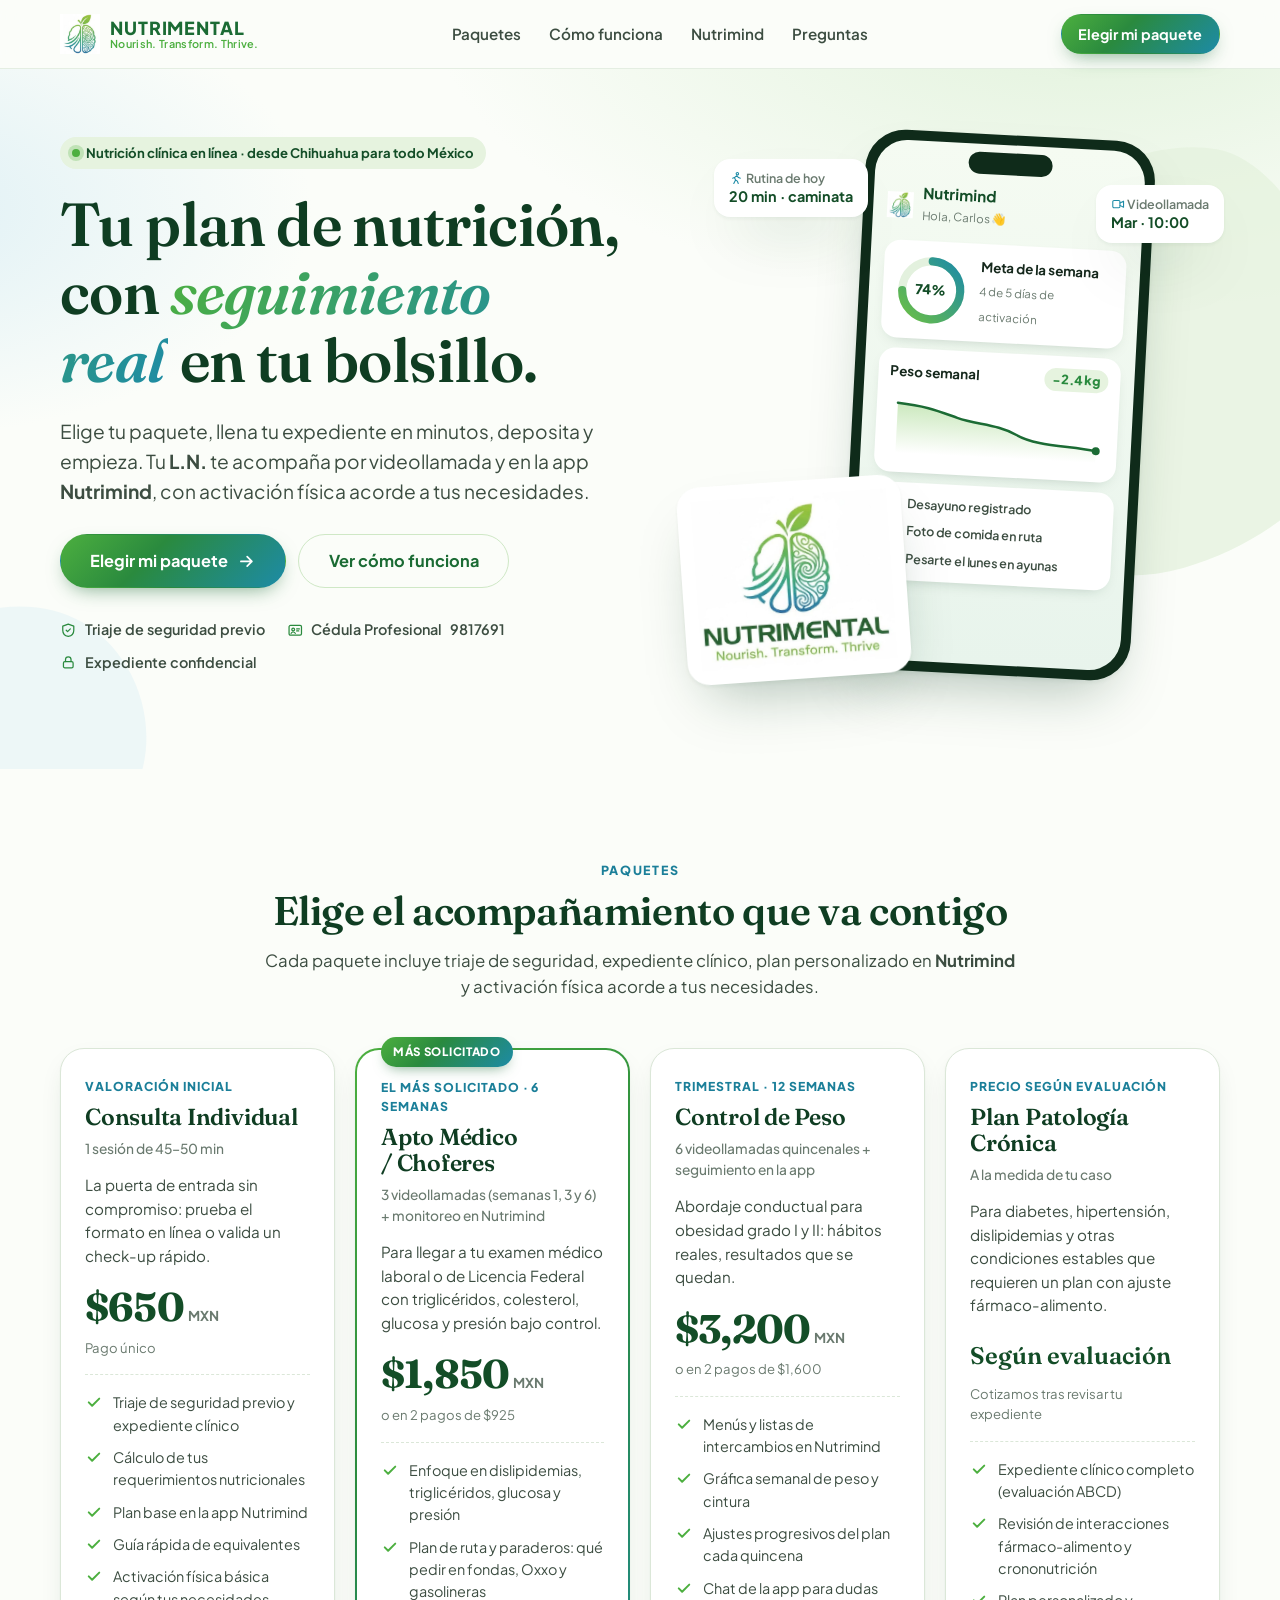
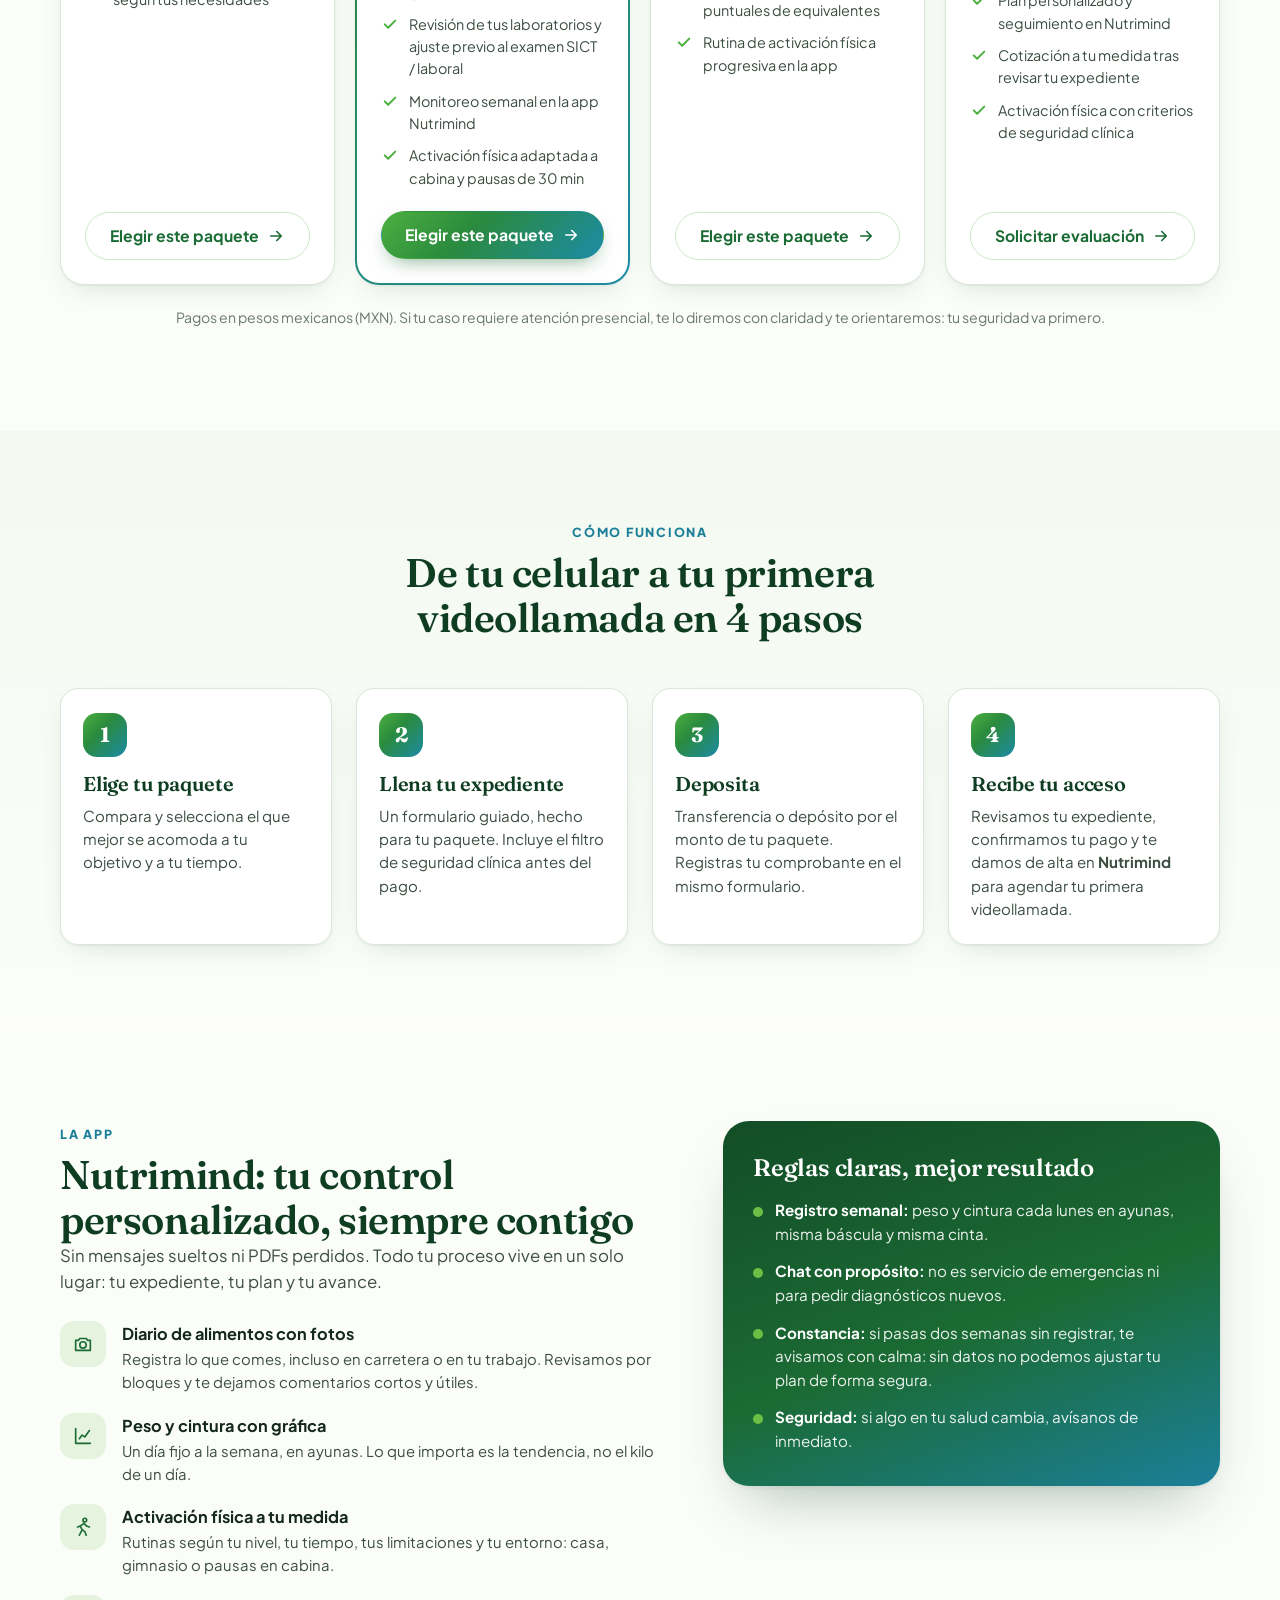
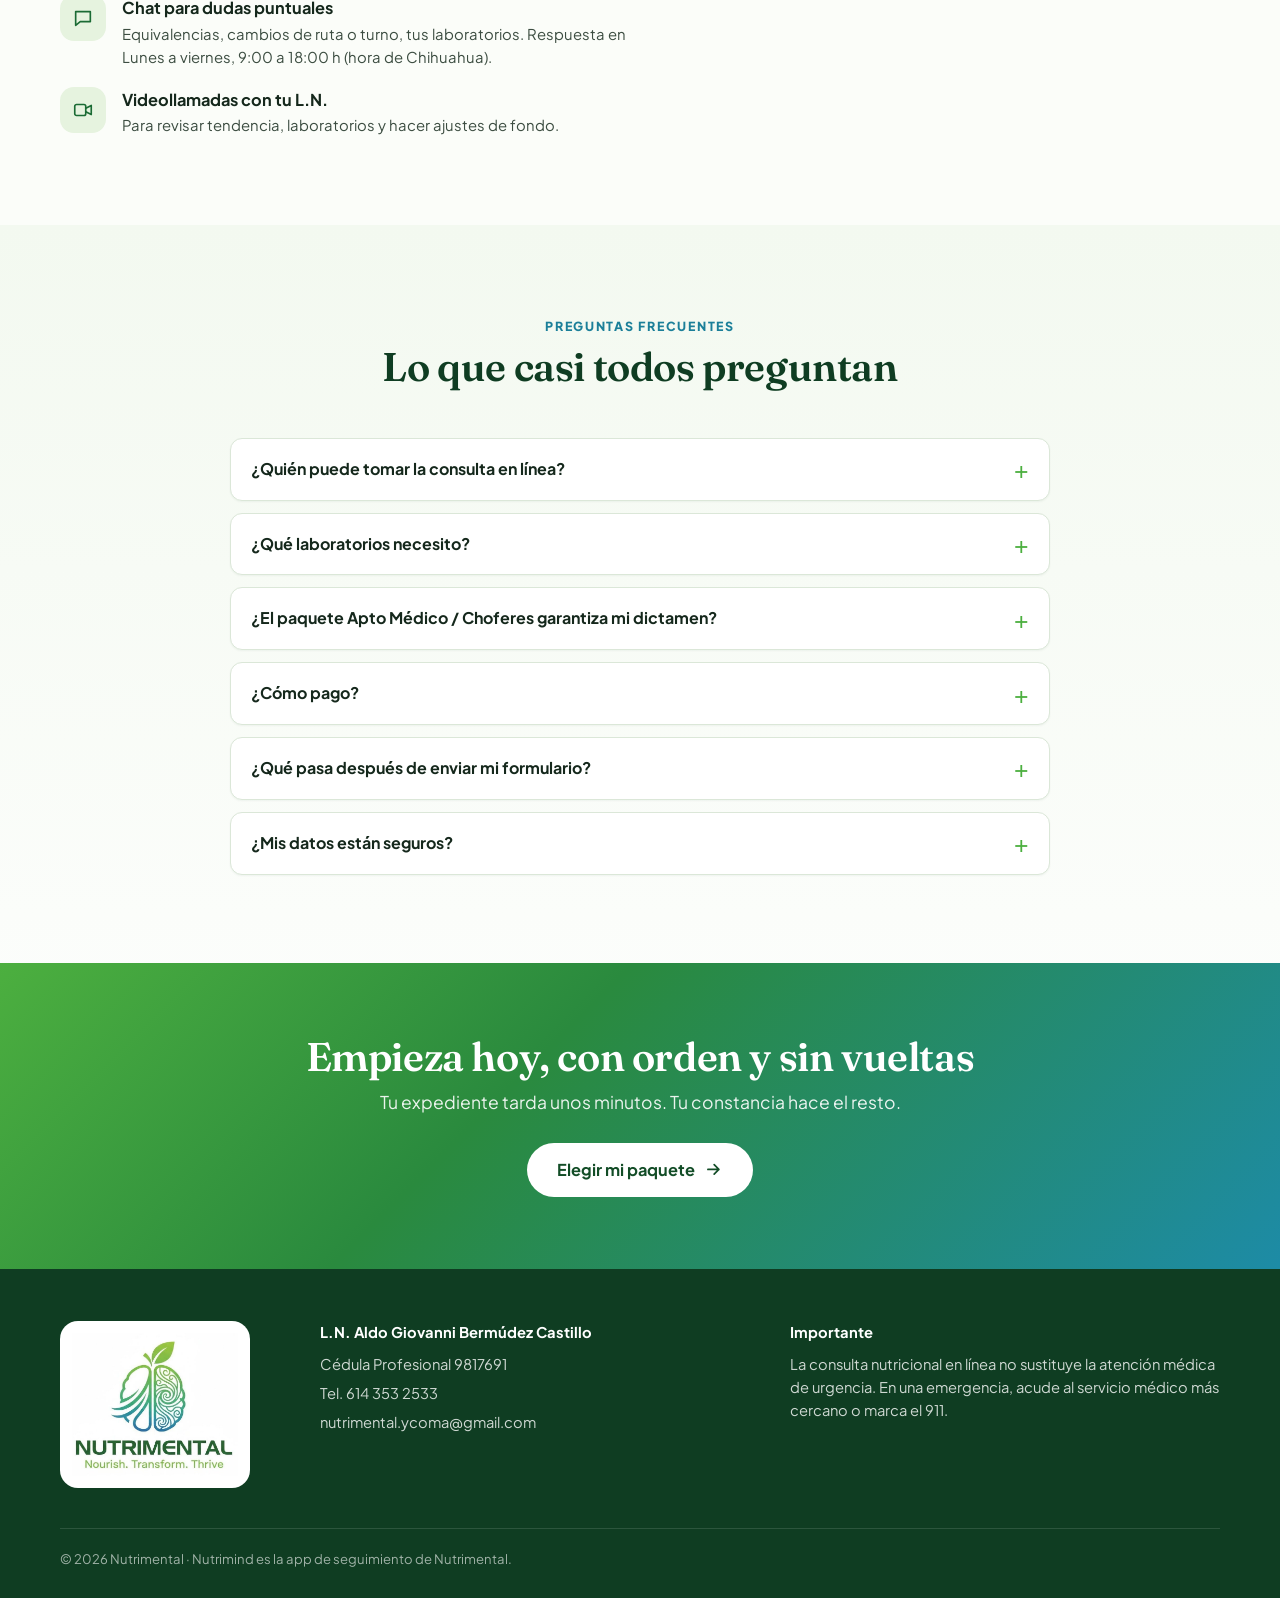
<file: index.html>
<!doctype html>
<html lang="es-MX">
<head>
  <meta charset="utf-8">
  <meta name="viewport" content="width=device-width, initial-scale=1">
  <title>Nutrimental · Nutrición clínica en línea con seguimiento en Nutrimind</title>
  <meta name="description" content="Consulta de nutrición en línea con L.N. Giovanni Bermúdez. Elige tu paquete, llena tu expediente, deposita y recibe seguimiento personalizado en la app Nutrimind, con activación física a tu medida.">
  <meta name="theme-color" content="#1b6b34">
  <link rel="icon" type="image/png" href="assets/favicon.png">
  <link rel="preconnect" href="https://fonts.googleapis.com">
  <link rel="preconnect" href="https://fonts.gstatic.com" crossorigin>
  <link href="https://fonts.googleapis.com/css2?family=Fraunces:opsz,wght@9..144,500;9..144,600;9..144,700&family=Plus+Jakarta+Sans:wght@400;500;600;700;800&display=swap" rel="stylesheet">
  <link rel="stylesheet" href="css/styles.css">
</head>
<body>

<!-- ============ NAV ============ -->
<header class="nav" id="top">
  <div class="wrap nav-in">
    <a class="brand" href="#top" aria-label="Nutrimental, inicio">
      <img src="assets/icon.png" alt="" width="40" height="44">
      <span class="brand-txt"><b>NUTRIMENTAL</b><small>Nourish. Transform. Thrive.</small></span>
    </a>
    <nav class="nav-links" aria-label="Principal">
      <a href="#paquetes">Paquetes</a>
      <a href="#como">Cómo funciona</a>
      <a href="#nutrimind">Nutrimind</a>
      <a href="#faq">Preguntas</a>
    </nav>
    <a class="btn btn-sm btn-primary" href="#paquetes">Elegir mi paquete</a>
  </div>
</header>

<main>
<!-- ============ HERO ============ -->
<section class="hero">
  <div class="hero-bg" aria-hidden="true">
    <svg class="blob b1" viewBox="0 0 400 400"><path d="M311 90c44 38 62 98 43 150s-76 96-136 113S92 349 58 298 14 177 62 118 187 21 244 31c26 5 49 28 67 59z"/></svg>
    <svg class="blob b2" viewBox="0 0 400 400"><path d="M330 120c30 50 30 118-8 163s-114 66-170 45S47 252 55 188 117 65 183 55s117 15 147 65z"/></svg>
  </div>
  <div class="wrap hero-in">
    <div class="hero-copy">
      <span class="chip chip-green"><i class="dot"></i> Nutrición clínica en línea · desde Chihuahua para todo México</span>
      <h1>Tu plan de nutrición, con <em>seguimiento real</em> en tu bolsillo.</h1>
      <p class="lead">Elige tu paquete, llena tu expediente en minutos, deposita y empieza. Tu <b>L.N.</b> te acompaña por videollamada y en la app <b>Nutrimind</b>, con activación física acorde a tus necesidades.</p>
      <div class="cta-row">
        <a href="#paquetes" class="btn btn-primary btn-lg">Elegir mi paquete <span data-i="arrow"></span></a>
        <a href="#como" class="btn btn-ghost btn-lg">Ver cómo funciona</a>
      </div>
      <ul class="trust">
        <li><span data-i="shield"></span> Triaje de seguridad previo</li>
        <li><span data-i="badge"></span> Cédula Profesional <span id="trustCedula">9817691</span></li>
        <li><span data-i="lock"></span> Expediente confidencial</li>
      </ul>
    </div>

    <div class="hero-visual" aria-hidden="true">
      <div class="logo-card"><img src="assets/logo.png" alt="" width="637" height="551"></div>
      <div class="phone">
        <div class="phone-notch"></div>
        <div class="app">
          <div class="app-top">
            <img src="assets/icon.png" alt="" width="26" height="28">
            <div><b>Nutrimind</b><small>Hola, Carlos 👋</small></div>
          </div>
          <div class="app-card app-ring">
            <svg viewBox="0 0 80 80" width="74" height="74">
              <circle cx="40" cy="40" r="32" fill="none" stroke="#e3f1de" stroke-width="9"/>
              <circle cx="40" cy="40" r="32" fill="none" stroke="url(#g1)" stroke-width="9" stroke-linecap="round" stroke-dasharray="201" stroke-dashoffset="52" transform="rotate(-90 40 40)"/>
              <defs><linearGradient id="g1" x1="0" y1="0" x2="1" y2="1"><stop offset="0" stop-color="#6bbf45"/><stop offset="1" stop-color="#1d8ba6"/></linearGradient></defs>
              <text x="40" y="45" text-anchor="middle" font-size="15" font-weight="800" fill="#134d27">74%</text>
            </svg>
            <div><b>Meta de la semana</b><small>4 de 5 días de activación</small></div>
          </div>
          <div class="app-card">
            <div class="app-h"><b>Peso semanal</b><span class="down">−2.4 kg</span></div>
            <svg viewBox="0 0 200 64" class="spark"><defs><linearGradient id="g2" x1="0" y1="0" x2="0" y2="1"><stop offset="0" stop-color="#6bbf45" stop-opacity=".35"/><stop offset="1" stop-color="#6bbf45" stop-opacity="0"/></linearGradient></defs>
              <path d="M0 14 C30 16 40 20 60 26 S100 30 120 40 S170 48 200 52 V64 H0Z" fill="url(#g2)"/>
              <path d="M0 14 C30 16 40 20 60 26 S100 30 120 40 S170 48 200 52" fill="none" stroke="#1b6b34" stroke-width="2.5" stroke-linecap="round"/>
              <circle cx="200" cy="52" r="4" fill="#1b6b34"/></svg>
          </div>
          <div class="app-card app-list">
            <div><i class="ok"></i> Desayuno registrado</div>
            <div><i class="ok"></i> Foto de comida en ruta</div>
            <div><i class="todo"></i> Pesarte el lunes en ayunas</div>
          </div>
        </div>
      </div>
      <div class="float f1"><span data-i="video"></span> Videollamada<br><b>Mar · 10:00</b></div>
      <div class="float f2"><span data-i="run"></span> Rutina de hoy<br><b>20 min · caminata</b></div>
    </div>
  </div>
</section>

<!-- ============ PROMOCIONES (solo aparece si hay imágenes) ============ -->
<section class="section promos" id="promos" hidden>
  <div class="wrap">
    <div class="sec-head">
      <span class="eyebrow">Promociones</span>
      <h2>Aprovecha lo que tenemos ahora</h2>
    </div>
    <div class="promo-grid" id="promoGrid"></div>
  </div>
</section>

<!-- ============ PAQUETES ============ -->
<section class="section" id="paquetes">
  <div class="wrap">
    <div class="sec-head">
      <span class="eyebrow">Paquetes</span>
      <h2>Elige el acompañamiento que va contigo</h2>
      <p>Cada paquete incluye triaje de seguridad, expediente clínico, plan personalizado en <b>Nutrimind</b> y activación física acorde a tus necesidades.</p>
    </div>
    <div class="pkg-grid" id="pkgGrid"></div>
    <p class="fine center">Pagos en pesos mexicanos (MXN). Si tu caso requiere atención presencial, te lo diremos con claridad y te orientaremos: tu seguridad va primero.</p>
  </div>
</section>

<!-- ============ CÓMO FUNCIONA ============ -->
<section class="section tint" id="como">
  <div class="wrap">
    <div class="sec-head">
      <span class="eyebrow">Cómo funciona</span>
      <h2>De tu celular a tu primera videollamada en 4 pasos</h2>
    </div>
    <ol class="steps">
      <li><span class="n">1</span><h3>Elige tu paquete</h3><p>Compara y selecciona el que mejor se acomoda a tu objetivo y a tu tiempo.</p></li>
      <li><span class="n">2</span><h3>Llena tu expediente</h3><p>Un formulario guiado, hecho para tu paquete. Incluye el filtro de seguridad clínica antes del pago.</p></li>
      <li><span class="n">3</span><h3>Deposita</h3><p>Transferencia o depósito por el monto de tu paquete. Registras tu comprobante en el mismo formulario.</p></li>
      <li><span class="n">4</span><h3>Recibe tu acceso</h3><p>Revisamos tu expediente, confirmamos tu pago y te damos de alta en <b>Nutrimind</b> para agendar tu primera videollamada.</p></li>
    </ol>
  </div>
</section>

<!-- ============ NUTRIMIND ============ -->
<section class="section" id="nutrimind">
  <div class="wrap two">
    <div>
      <span class="eyebrow">La app</span>
      <h2>Nutrimind: tu control personalizado, siempre contigo</h2>
      <p class="lead-sm">Sin mensajes sueltos ni PDFs perdidos. Todo tu proceso vive en un solo lugar: tu expediente, tu plan y tu avance.</p>
      <ul class="feat">
        <li><span class="ic" data-i="camera"></span><div><b>Diario de alimentos con fotos</b><p>Registra lo que comes, incluso en carretera o en tu trabajo. Revisamos por bloques y te dejamos comentarios cortos y útiles.</p></div></li>
        <li><span class="ic" data-i="chart"></span><div><b>Peso y cintura con gráfica</b><p>Un día fijo a la semana, en ayunas. Lo que importa es la tendencia, no el kilo de un día.</p></div></li>
        <li><span class="ic" data-i="run"></span><div><b>Activación física a tu medida</b><p>Rutinas según tu nivel, tu tiempo, tus limitaciones y tu entorno: casa, gimnasio o pausas en cabina.</p></div></li>
        <li><span class="ic" data-i="chat"></span><div><b>Chat para dudas puntuales</b><p>Equivalencias, cambios de ruta o turno, tus laboratorios. Respuesta en <span id="horarioChat">lunes a viernes, 9:00 a 18:00 h (hora de Chihuahua)</span>.</p></div></li>
        <li><span class="ic" data-i="video"></span><div><b>Videollamadas con tu L.N.</b><p>Para revisar tendencia, laboratorios y hacer ajustes de fondo.</p></div></li>
      </ul>
    </div>
    <div class="rules">
      <h3>Reglas claras, mejor resultado</h3>
      <ul>
        <li><b>Registro semanal:</b> peso y cintura cada lunes en ayunas, misma báscula y misma cinta.</li>
        <li><b>Chat con propósito:</b> no es servicio de emergencias ni para pedir diagnósticos nuevos.</li>
        <li><b>Constancia:</b> si pasas dos semanas sin registrar, te avisamos con calma: sin datos no podemos ajustar tu plan de forma segura.</li>
        <li><b>Seguridad:</b> si algo en tu salud cambia, avísanos de inmediato.</li>
      </ul>
    </div>
  </div>
</section>

<!-- ============ FAQ ============ -->
<section class="section tint" id="faq">
  <div class="wrap narrow">
    <div class="sec-head">
      <span class="eyebrow">Preguntas frecuentes</span>
      <h2>Lo que casi todos preguntan</h2>
    </div>
    <div class="faq">
      <details><summary>¿Quién puede tomar la consulta en línea?</summary>
        <p>Personas adultas con cuadros estables. Antes de pagar llenas un filtro de seguridad: si detectamos una condición compleja (por ejemplo enfermedad renal, embarazo de alto riesgo, trastornos de la conducta alimentaria o diabetes descompensada), te lo explicamos con honestidad y te orientamos hacia valoración presencial o multidisciplinaria.</p></details>
      <details><summary>¿Qué laboratorios necesito?</summary>
        <p>Para los paquetes de control metabólico o Apto Médico, química sanguínea y perfil de lípidos con máximo 3 meses de antigüedad. Si aún no los tienes, puedes llenar tu expediente y te indicamos cómo proceder.</p></details>
      <details><summary>¿El paquete Apto Médico / Choferes garantiza mi dictamen?</summary>
        <p>No. Busca optimizar tu estado metabólico y nutricional de forma segura, pero no sustituye la valoración médica ni garantiza por sí solo la Constancia de Aptitud Psicofísica, sobre todo si existen condiciones que requieran tratamiento o valoración presencial. Se trabaja conforme al marco normativo aplicable:</p>
        <ul class="norms">
          <li>Ley de Caminos, Puentes y Autotransporte Federal (art. 36) y Reglamento de Autotransporte Federal (arts. 88–90).</li>
          <li>Reglamento del Servicio de Medicina Preventiva en el Transporte (examen psicofísico integral, arts. 1, 2, 9, 11, 18, 21 y 22).</li>
          <li>Requisitos médicos del personal del autotransporte federal (DOF 14/02/2018): %GCT, HbA1c y presión arterial.</li>
          <li>NOM-087-SCT-2-2017 (tiempos de conducción y pausas de alimentación).</li>
        </ul></details>
      <details><summary>¿Cómo pago?</summary>
        <p>Por transferencia o depósito en pesos mexicanos. Algunos paquetes permiten dos exhibiciones: la mitad al iniciar y la otra mitad antes de tu segunda consulta. El plan «Patología Crónica» se cotiza después de revisar tu expediente.</p></details>
      <details><summary>¿Qué pasa después de enviar mi formulario?</summary>
        <p>Recibimos tu expediente en PDF, lo revisamos, confirmamos tu depósito y te damos de alta en Nutrimind. Te contactamos para agendar tu primera videollamada. Al terminar también puedes descargar una copia de tu expediente.</p></details>
      <details><summary>¿Mis datos están seguros?</summary>
        <p>Tu expediente es confidencial y se integra conforme a la NOM-004-SSA3-2012. Tus datos personales se tratan conforme a la Ley Federal de Protección de Datos Personales en Posesión de los Particulares y solo se usan para brindarte el servicio.</p></details>
    </div>
  </div>
</section>

<!-- ============ CTA FINAL ============ -->
<section class="cta-final">
  <div class="wrap">
    <h2>Empieza hoy, con orden y sin vueltas</h2>
    <p>Tu expediente tarda unos minutos. Tu constancia hace el resto.</p>
    <a href="#paquetes" class="btn btn-light btn-lg">Elegir mi paquete <span data-i="arrow"></span></a>
  </div>
</section>
</main>

<!-- ============ FOOTER ============ -->
<footer class="footer">
  <div class="wrap foot-in">
    <div class="foot-brand">
      <div class="foot-logo"><img src="assets/logo.png" alt="Nutrimental: Nourish. Transform. Thrive." width="637" height="551"></div>
    </div>
    <div class="foot-col">
      <b id="fProf">L.N. Aldo Giovanni Bermúdez Castillo</b>
      <span>Cédula Profesional <span id="fCedula">9817691</span></span>
      <span id="fTel">614 352 0652</span>
      <span id="fMail">nutrimental.ycoma@gmail.com</span>
    </div>
    <div class="foot-col">
      <b>Importante</b>
      <span>La consulta nutricional en línea no sustituye la atención médica de urgencia. En una emergencia, acude al servicio médico más cercano o marca el 911.</span>
    </div>
  </div>
  <div class="wrap foot-bot">© <span id="year"></span> Nutrimental · Nutrimind es la app de seguimiento de Nutrimental.</div>
</footer>

<!-- ============ ASISTENTE (FORMULARIO) ============ -->
<div class="wizard" id="wizard" role="dialog" aria-modal="true" aria-labelledby="wzTitle" hidden>
  <div class="wz-shell">
    <div class="wz-head">
      <div class="wz-brand"><img src="assets/icon.png" alt="" width="30" height="33"><div><b id="wzTitle">Expediente</b><small id="wzPkg"></small></div></div>
      <button class="icon-btn" id="wzClose" aria-label="Cerrar formulario"><span data-i="x"></span></button>
    </div>
    <div class="wz-progress" id="wzProgress" aria-hidden="true"></div>
    <div class="wz-stepname" id="wzStepName"></div>
    <div class="wz-body" id="wzBody"></div>
    <div class="wz-foot" id="wzFoot">
      <button class="btn btn-ghost" id="wzBack"><span data-i="back"></span> Atrás</button>
      <button class="btn btn-primary" id="wzNext">Siguiente <span data-i="arrow"></span></button>
    </div>
  </div>
</div>

<script src="vendor/jspdf.umd.min.js"></script>
<script src="js/logo-data.js"></script>
<script src="config.js"></script>
<script src="js/schema.js"></script>
<script src="js/pdf.js"></script>
<script src="js/app.js"></script>
<script src="js/wizard.js"></script>
</body>
</html>
</file>
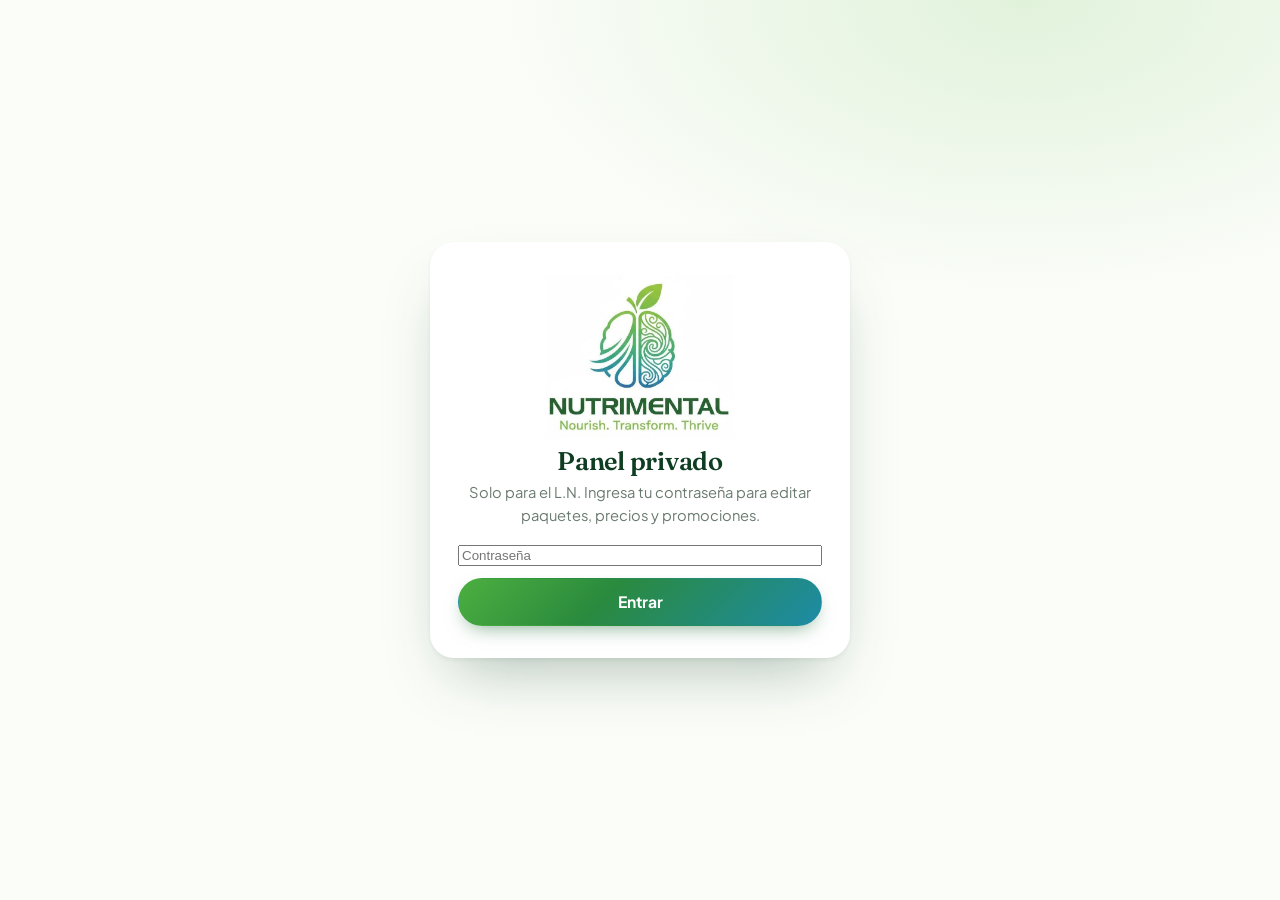
<file: admin.html>
<!doctype html>
<html lang="es-MX">
<head>
  <meta charset="utf-8">
  <meta name="viewport" content="width=device-width, initial-scale=1">
  <meta name="robots" content="noindex,nofollow">
  <title>Panel privado · Nutrimental</title>
  <link rel="icon" type="image/png" href="assets/favicon.png">
  <link href="https://fonts.googleapis.com/css2?family=Fraunces:opsz,wght@9..144,500;9..144,600;9..144,700&family=Plus+Jakarta+Sans:wght@400;500;600;700;800&display=swap" rel="stylesheet">
  <link rel="stylesheet" href="css/styles.css">
  <link rel="stylesheet" href="css/admin.css">
</head>
<body class="adm">

<!-- Acceso -->
<div class="login" id="login">
  <div class="login-card">
    <img src="assets/logo.png" alt="Nutrimental">
    <h1>Panel privado</h1>
    <p>Solo para el L.N. Ingresa tu contraseña para editar paquetes, precios y promociones.</p>
    <form id="loginForm">
      <input type="password" id="pw" placeholder="Contraseña" autocomplete="current-password" aria-label="Contraseña" required>
      <div class="err" id="loginErr" style="display:none;text-align:center">Contraseña incorrecta</div>
      <button class="btn btn-primary" type="submit">Entrar</button>
    </form>
  </div>
</div>

<!-- Panel -->
<div id="app" hidden>
  <header class="adm-top">
    <div class="wrap">
      <div class="brand"><img src="assets/icon.png" alt="" width="34" height="38"><span class="brand-txt"><b>PANEL NUTRIMENTAL</b><small>Edición de contenido</small></span></div>
      <div style="display:flex;gap:10px;align-items:center;flex-wrap:wrap;justify-content:flex-end">
        <span class="dirty clean" id="dirty">Sin cambios</span>
        <button class="btn btn-sm btn-ghost" id="btnPreview">Vista previa</button>
        <button class="btn btn-sm btn-primary" id="btnDownload">Descargar config.js</button>
        <button class="btn btn-sm btn-ghost" id="btnLogout">Salir</button>
      </div>
    </div>
  </header>

  <main class="wrap" style="padding-bottom:60px">
    <div class="tabs" role="tablist" id="tabs">
      <button class="tab" role="tab" data-tab="paquetes" aria-selected="true">Paquetes y precios</button>
      <button class="tab" role="tab" data-tab="promos" aria-selected="false">Promociones (imágenes)</button>
      <button class="tab" role="tab" data-tab="pago" aria-selected="false">Datos de depósito</button>
      <button class="tab" role="tab" data-tab="contacto" aria-selected="false">Contacto y envío</button>
      <button class="tab" role="tab" data-tab="seguridad" aria-selected="false">Contraseña</button>
      <button class="tab" role="tab" data-tab="publicar" aria-selected="false">Cómo publicar</button>
    </div>
    <div id="view"></div>
  </main>
</div>

<script src="config.js"></script>
<script src="js/admin.js"></script>
</body>
</html>
</file>
<file: css/styles.css>
/* ============================================================
   NUTRIMENTAL · ESTILOS
   ============================================================ */
:root {
  --g900: #0f3d22; --g800: #134d27; --g700: #1b6b34; --g600: #2a8a3e; --g500: #4caf3f; --g400: #6bbf45; --g200: #cfe8c6; --g100: #e6f3df; --g50: #f3f9f0;
  --t600: #1b7f99; --t500: #1d8ba6; --t100: #def0f5;
  --ink: #15281c; --ink2: #3c4d41; --mute: #6a7a6f; --line: #dbe7d8;
  --bg: #fbfdf9; --card: #ffffff;
  --red: #c83030; --amber: #d9960c; --green-ok: #2ea043;
  --r: 18px; --r-sm: 12px;
  --shadow: 0 1px 2px rgba(15, 61, 34, .06), 0 10px 30px -12px rgba(15, 61, 34, .18);
  --shadow-lg: 0 2px 4px rgba(15, 61, 34, .06), 0 30px 60px -24px rgba(15, 61, 34, .35);
  --grad: linear-gradient(135deg, var(--g500) 0%, var(--g600) 40%, var(--t500) 100%);
  --font: "Plus Jakarta Sans", system-ui, -apple-system, "Segoe UI", Roboto, sans-serif;
  --display: "Fraunces", Georgia, "Times New Roman", serif;
  color-scheme: light;
}
* { box-sizing: border-box; }
html { scroll-behavior: smooth; scroll-padding-top: 84px; }
body { margin: 0; font-family: var(--font); color: var(--ink); background: var(--bg); line-height: 1.55; font-size: 16px; -webkit-font-smoothing: antialiased; }
img { max-width: 100%; height: auto; display: block; }
h1, h2, h3 { text-wrap: balance; font-family: var(--display); line-height: 1.12; margin: 0; letter-spacing: -.01em; color: var(--g900); }
h1 { font-size: clamp(2.2rem, 5.2vw, 3.8rem); font-weight: 600; }
h1 em { font-style: italic; background: linear-gradient(120deg, var(--g500), var(--t500)); -webkit-background-clip: text; background-clip: text; color: transparent; padding-right: .06em; }
h2 { font-size: clamp(1.7rem, 3.4vw, 2.5rem); font-weight: 600; }
h3 { font-size: 1.25rem; font-weight: 600; }
p { margin: 0 0 1em; }
a { color: var(--g700); }
.wrap { width: min(1160px, 100% - 40px); margin-inline: auto; }
.wrap.narrow { width: min(820px, 100% - 40px); }
.center { text-align: center; }
.fine { color: var(--mute); font-size: .88rem; margin-top: 22px; }
[hidden] { display: none !important; }
[data-i] svg, .ic svg { width: 1.15em; height: 1.15em; stroke: currentColor; fill: none; stroke-width: 1.8; stroke-linecap: round; stroke-linejoin: round; vertical-align: -.2em; }

/* ---------- Botones ---------- */
.btn { --h: 48px; display: inline-flex; align-items: center; justify-content: center; gap: .55em; min-height: var(--h); padding: 0 1.4em; border-radius: 999px; font: 700 .98rem/1 var(--font); border: 1.5px solid transparent; cursor: pointer; text-decoration: none; transition: transform .15s, box-shadow .2s, background .2s, border-color .2s; }
.btn:focus-visible, .chip-in:focus-visible + .chip-body, input:focus-visible, textarea:focus-visible, select:focus-visible, summary:focus-visible, .icon-btn:focus-visible { outline: 3px solid color-mix(in srgb, var(--t500) 55%, transparent); outline-offset: 2px; }
.btn-primary { color: #fff; background: var(--grad); box-shadow: 0 8px 20px -8px rgba(27, 107, 52, .6); }
.btn-primary:hover { transform: translateY(-1px); box-shadow: 0 12px 26px -8px rgba(27, 107, 52, .7); }
.btn-ghost { color: var(--g700); background: transparent; border-color: var(--g200); }
.btn-ghost:hover { background: var(--g50); border-color: var(--g400); }
.btn-light { background: #fff; color: var(--g800); }
.btn-light:hover { transform: translateY(-1px); box-shadow: 0 10px 24px -8px rgba(0, 0, 0, .35); }
.btn-lg { --h: 54px; font-size: 1.02rem; padding: 0 1.8em; }
.btn-sm { --h: 40px; font-size: .9rem; padding: 0 1.15em; }
.btn svg { width: 1.15em; height: 1.15em; stroke: currentColor; fill: none; stroke-width: 2.2; stroke-linecap: round; stroke-linejoin: round; flex: none; }
.btn[disabled] { opacity: .55; cursor: not-allowed; transform: none; box-shadow: none; }

.chip { display: inline-flex; align-items: center; gap: .5em; font-size: .82rem; font-weight: 700; padding: .45em .9em; border-radius: 999px; }
.chip-green { background: var(--g100); color: var(--g800); }
.chip .dot { width: 8px; height: 8px; border-radius: 50%; background: var(--g500); box-shadow: 0 0 0 4px rgba(76, 175, 63, .25); }
.eyebrow { display: inline-block; font-size: .78rem; font-weight: 800; letter-spacing: .14em; text-transform: uppercase; color: var(--t600); margin-bottom: .7em; }

/* ---------- Nav ---------- */
.nav { position: sticky; top: 0; z-index: 40; background: rgba(251, 253, 249, .85); backdrop-filter: saturate(1.4) blur(14px); -webkit-backdrop-filter: saturate(1.4) blur(14px); border-bottom: 1px solid rgba(219, 231, 216, .7); }
.nav-in { display: flex; align-items: center; justify-content: space-between; gap: 20px; height: 68px; }
.brand { display: flex; align-items: center; gap: 10px; text-decoration: none; color: var(--g800); }
.brand-txt { display: flex; flex-direction: column; line-height: 1.05; }
.brand-txt b { font-weight: 800; letter-spacing: .05em; font-size: 1.12rem; color: var(--g700); }
.brand-txt small { font-size: .68rem; color: var(--g500); font-weight: 600; letter-spacing: .03em; }
.nav-links { display: flex; gap: 28px; }
.nav-links a { text-decoration: none; color: var(--ink2); font-weight: 600; font-size: .95rem; }
.nav-links a:hover { color: var(--g700); }

/* ---------- Hero ---------- */
.hero { position: relative; overflow: hidden; padding: 56px 0 84px; background: radial-gradient(1100px 520px at 85% -10%, #e1f2db 0%, transparent 60%), radial-gradient(800px 420px at -10% 20%, #def0f5 0%, transparent 55%), var(--bg); }
.hero-bg .blob { position: absolute; fill: var(--g100); opacity: .8; }
.hero-bg .b1 { width: 520px; right: -140px; top: 40px; }
.hero-bg .b2 { width: 360px; left: -170px; bottom: -150px; fill: var(--t100); opacity: .45; }
.hero-in { position: relative; display: grid; grid-template-columns: 1.08fr .92fr; align-items: center; gap: 48px; }
.hero-copy .chip { margin-bottom: 22px; }
.lead { font-size: clamp(1.05rem, 1.6vw, 1.2rem); color: var(--ink2); max-width: 36em; margin: 22px 0 28px; }
.lead-sm { color: var(--ink2); font-size: 1.05rem; }
.cta-row { display: flex; gap: 12px; flex-wrap: wrap; }
.trust { list-style: none; display: flex; gap: 10px 22px; flex-wrap: wrap; padding: 0; margin: 30px 0 0; color: var(--ink2); font-size: .9rem; font-weight: 600; }
.trust li { display: flex; align-items: center; gap: 8px; }
.trust [data-i] { color: var(--g600); }

.hero-visual { position: relative; min-height: 560px; display: grid; place-items: center; }
.logo-card { position: absolute; left: -26px; bottom: 6px; width: 224px; background: #fff; border-radius: 22px; padding: 14px; box-shadow: var(--shadow-lg); transform: rotate(-4deg); z-index: 3; }
.phone { position: relative; width: 290px; border-radius: 40px; background: #0f2b1a; padding: 10px; box-shadow: var(--shadow-lg); transform: translateX(34px) rotate(3deg); }
.phone-notch { position: absolute; top: 18px; left: 50%; width: 84px; height: 22px; border-radius: 99px; background: #0f2b1a; transform: translateX(-50%); z-index: 2; }
.app { background: linear-gradient(180deg, #f5fbf2, #e8f4ec); border-radius: 32px; padding: 44px 14px 16px; display: grid; gap: 10px; min-height: 520px; align-content: start; }
.app-top { display: flex; align-items: center; gap: 9px; margin-bottom: 4px; }
.app-top b { display: block; font-size: .95rem; color: var(--g800); line-height: 1.1; }
.app-top small { color: var(--mute); font-size: .72rem; }
.app-card { background: #fff; border-radius: 16px; padding: 12px; box-shadow: 0 6px 16px -10px rgba(15, 61, 34, .35); }
.app-ring { display: flex; align-items: center; gap: 12px; }
.app-ring b { font-size: .84rem; display: block; color: var(--ink); }
.app-ring small { font-size: .72rem; color: var(--mute); }
.app-h { display: flex; justify-content: space-between; align-items: center; font-size: .84rem; }
.down { color: var(--g600); font-weight: 800; font-size: .8rem; background: var(--g100); padding: 2px 8px; border-radius: 99px; }
.spark { width: 100%; height: 64px; margin-top: 6px; }
.app-list { display: grid; gap: 8px; font-size: .78rem; color: var(--ink2); font-weight: 600; }
.app-list i { display: inline-block; width: 15px; height: 15px; border-radius: 50%; vertical-align: -3px; margin-right: 7px; }
.app-list .ok { background: var(--g500) url("data:image/svg+xml,%3Csvg xmlns='http://www.w3.org/2000/svg' viewBox='0 0 24 24' fill='none' stroke='white' stroke-width='3.5' stroke-linecap='round' stroke-linejoin='round'%3E%3Cpath d='M5 12.5l4.5 4.5L19 7.5'/%3E%3C/svg%3E") center/70% no-repeat; }
.app-list .todo { border: 2px solid var(--g200); }
.float { position: absolute; background: #fff; border-radius: 16px; padding: 11px 15px; font-size: .78rem; color: var(--mute); font-weight: 600; box-shadow: var(--shadow-lg); line-height: 1.35; z-index: 4; }
.float b { color: var(--g800); font-size: .9rem; }
.float [data-i] { color: var(--t500); }
.f1 { right: -4px; top: 60px; animation: bob 6s ease-in-out infinite; }
.f2 { left: 6px; top: 34px; animation: bob 7s ease-in-out infinite reverse; }
@keyframes bob { 50% { transform: translateY(-8px); } }

/* ---------- Secciones ---------- */
.section { padding: 88px 0; }
.section.tint { background: linear-gradient(180deg, var(--g50), #fff 140%); }
.sec-head { max-width: 760px; margin: 0 auto 48px; text-align: center; }
.sec-head p { color: var(--ink2); margin-top: 14px; font-size: 1.05rem; }

/* Promos */
.promos { padding: 56px 0 8px; }
.promo-grid { display: grid; gap: 22px; grid-template-columns: repeat(auto-fit, minmax(240px, 360px)); justify-content: center; align-items: start; }
.promo { display: block; border-radius: var(--r); overflow: hidden; background: #fff; box-shadow: var(--shadow); border: 0; padding: 0; cursor: pointer; text-align: left; transition: transform .2s, box-shadow .2s; position: relative; }
.promo:hover { transform: translateY(-3px); box-shadow: var(--shadow-lg); }
.promo img { display: block; width: 100%; height: auto; }
.promo.cursor-default { cursor: default; }
.promo-cap { position: absolute; inset: auto 0 0 0; padding: 40px 16px 14px; color: #fff; font-weight: 700; background: linear-gradient(180deg, transparent, rgba(8, 30, 17, .78)); }

/* Paquetes */
.pkg-grid { display: grid; gap: 20px; grid-template-columns: repeat(4, 1fr); align-items: stretch; }
.pkg { position: relative; display: flex; flex-direction: column; background: var(--card); border: 1.5px solid var(--line); border-radius: 24px; padding: 28px 24px 24px; box-shadow: var(--shadow); transition: transform .2s, box-shadow .2s, border-color .2s; }
.pkg:hover { transform: translateY(-4px); box-shadow: var(--shadow-lg); border-color: var(--g400); }
.pkg.pkg-feat { border: 2px solid transparent; background: linear-gradient(#fff, #fff) padding-box, var(--grad) border-box; }
.pkg .badge { position: absolute; top: -13px; left: 24px; background: var(--grad); color: #fff; font-size: .72rem; font-weight: 800; letter-spacing: .06em; text-transform: uppercase; padding: 6px 12px; border-radius: 99px; box-shadow: 0 6px 14px -6px rgba(27, 107, 52, .6); }
.pkg .tag { font-size: .76rem; font-weight: 800; letter-spacing: .08em; text-transform: uppercase; color: var(--t600); margin-bottom: 8px; }
.pkg h3 { font-size: 1.45rem; }
.pkg .dur { font-size: .86rem; color: var(--mute); margin: 8px 0 14px; font-weight: 500; }
.pkg .desc { color: var(--ink2); font-size: .95rem; margin-bottom: 16px; }
.price { margin: 4px 0 4px; }
.price .amt { font-family: var(--display); font-size: 2.5rem; font-weight: 700; color: var(--g800); line-height: 1; letter-spacing: -.02em; }
.price .cur { font-size: .85rem; font-weight: 700; color: var(--mute); margin-left: 4px; }
.price .was { text-decoration: line-through; color: var(--mute); font-size: .95rem; margin-right: 8px; font-weight: 600; }
.price .quote { font-family: var(--display); font-size: 1.5rem; font-weight: 600; color: var(--g800); }
.price-note { font-size: .82rem; color: var(--g700); font-weight: 700; background: var(--g100); display: inline-block; padding: 3px 10px; border-radius: 99px; margin: 8px 0 0; }
.price-sub { font-size: .82rem; color: var(--mute); margin-top: 6px; min-height: 1.2em; }
.pkg ul { list-style: none; margin: 16px 0 22px; padding: 16px 0 0; border-top: 1px dashed var(--line); display: grid; gap: 10px; flex: 1; align-content: start; }
.pkg li { display: grid; grid-template-columns: 20px 1fr; gap: 8px; font-size: .9rem; color: var(--ink2); }
.pkg li svg { width: 18px; height: 18px; stroke: var(--g500); stroke-width: 2.6; fill: none; stroke-linecap: round; stroke-linejoin: round; margin-top: 2px; }
.pkg .btn { width: 100%; }

/* Pasos */
.steps { list-style: none; padding: 0; margin: 0; display: grid; grid-template-columns: repeat(4, 1fr); gap: 24px; counter-reset: s; position: relative; }
.steps li { position: relative; background: #fff; border: 1px solid var(--line); border-radius: var(--r); padding: 24px 22px; box-shadow: var(--shadow); }
.steps .n { display: grid; place-items: center; width: 44px; height: 44px; border-radius: 14px; background: var(--grad); color: #fff; font-family: var(--display); font-size: 1.3rem; font-weight: 700; margin-bottom: 16px; }
.steps h3 { margin-bottom: 8px; }
.steps p { color: var(--ink2); font-size: .94rem; margin: 0; }

/* Nutrimind */
.two { display: grid; grid-template-columns: 1.1fr .9fr; gap: 56px; align-items: start; }
.feat { list-style: none; padding: 0; margin: 26px 0 0; display: grid; gap: 18px; }
.feat li { display: grid; grid-template-columns: 46px 1fr; gap: 16px; }
.feat .ic { width: 46px; height: 46px; border-radius: 14px; display: grid; place-items: center; background: var(--g100); color: var(--g700); }
.feat .ic svg { width: 22px; height: 22px; }
.feat b { display: block; font-size: 1.02rem; }
.feat p { margin: 2px 0 0; color: var(--ink2); font-size: .93rem; }
.rules { background: linear-gradient(160deg, var(--g800), var(--g700) 55%, var(--t600)); color: #fff; border-radius: 26px; padding: 34px 30px; box-shadow: var(--shadow-lg); position: sticky; top: 100px; }
.rules h3 { color: #fff; font-size: 1.5rem; margin-bottom: 16px; }
.rules ul { list-style: none; padding: 0; margin: 0; display: grid; gap: 14px; }
.rules li { padding-left: 22px; position: relative; font-size: .95rem; color: rgba(255, 255, 255, .92); }
.rules li::before { content: ""; position: absolute; left: 0; top: .55em; width: 10px; height: 10px; border-radius: 50%; background: var(--g400); }
.rules b { color: #fff; }

/* FAQ */
.faq { display: grid; gap: 12px; }
.faq details { background: #fff; border: 1px solid var(--line); border-radius: var(--r-sm); padding: 0 20px; box-shadow: 0 1px 2px rgba(15, 61, 34, .05); }
.faq summary { cursor: pointer; list-style: none; font-weight: 700; padding: 18px 28px 18px 0; position: relative; }
.faq summary::-webkit-details-marker { display: none; }
.faq summary::after { content: "+"; position: absolute; right: 0; top: 50%; transform: translateY(-50%); font-size: 1.5rem; color: var(--g500); font-weight: 400; transition: transform .2s; }
.faq details[open] summary::after { content: "−"; }
.faq details p, .faq details ul { color: var(--ink2); font-size: .95rem; }
.faq details > :last-child { margin-bottom: 18px; }
.norms { padding-left: 18px; display: grid; gap: 6px; }

/* CTA final + footer */
.cta-final { background: var(--grad); color: #fff; text-align: center; padding: 72px 0; position: relative; overflow: hidden; }
.cta-final h2 { color: #fff; margin-bottom: 10px; }
.cta-final p { color: rgba(255, 255, 255, .9); margin-bottom: 26px; font-size: 1.1rem; }
.footer { background: var(--g900); color: rgba(255, 255, 255, .8); padding: 52px 0 0; font-size: .92rem; }
.foot-in { display: grid; grid-template-columns: 220px 1fr 1fr; gap: 40px; align-items: start; }
.foot-logo { background: #fff; border-radius: 18px; padding: 12px; width: 190px; }
.foot-col { display: grid; gap: 6px; }
.foot-col b { color: #fff; margin-bottom: 4px; }
.foot-bot { margin-top: 40px; padding: 20px 0 28px; border-top: 1px solid rgba(255, 255, 255, .12); font-size: .82rem; color: rgba(255, 255, 255, .6); }

/* ============================================================
   ASISTENTE / FORMULARIO
   ============================================================ */
body.lock { overflow: hidden; }
.wizard { position: fixed; inset: 0; z-index: 100; background: linear-gradient(180deg, #eef7ea, #f8fbf6 40%); overflow-y: auto; animation: fadeIn .2s ease; }
@keyframes fadeIn { from { opacity: 0; } }
.wz-shell { width: min(760px, 100%); min-height: 100%; margin: 0 auto; display: flex; flex-direction: column; background: var(--bg); box-shadow: 0 0 0 1px var(--line), var(--shadow-lg); }
.wz-head { display: flex; align-items: center; justify-content: space-between; padding: 14px 20px; position: sticky; top: 0; z-index: 3; background: rgba(251, 253, 249, .92); backdrop-filter: blur(10px); border-bottom: 1px solid var(--line); }
.wz-brand { display: flex; align-items: center; gap: 10px; }
.wz-brand b { display: block; line-height: 1.1; color: var(--g800); }
.wz-brand small { color: var(--mute); font-size: .78rem; }
.icon-btn { width: 42px; height: 42px; border-radius: 50%; border: 1px solid var(--line); background: #fff; display: grid; place-items: center; cursor: pointer; color: var(--ink2); }
.icon-btn:hover { background: var(--g50); }
.icon-btn svg { width: 20px; height: 20px; stroke: currentColor; fill: none; stroke-width: 2; stroke-linecap: round; }
.wz-progress { display: flex; gap: 5px; padding: 14px 20px 0; }
.wz-progress i { flex: 1; height: 6px; border-radius: 99px; background: var(--g100); overflow: hidden; position: relative; }
.wz-progress i.done { background: var(--g400); }
.wz-progress i.now { background: linear-gradient(90deg, var(--g400) 50%, var(--g100) 50%); }
.wz-stepname { padding: 8px 20px 0; font-size: .82rem; font-weight: 700; color: var(--mute); letter-spacing: .04em; text-transform: uppercase; }
.wz-body { padding: 14px 20px 32px; flex: 1; }
.wz-body h2 { font-size: 1.7rem; margin: 6px 0 8px; display: flex; align-items: center; gap: 12px; }
.wz-ic { display: grid; place-items: center; width: 44px; height: 44px; border-radius: 14px; background: var(--g100); color: var(--g700); flex: none; }
.wz-ic svg { width: 22px; height: 22px; stroke: currentColor; fill: none; stroke-width: 1.9; stroke-linecap: round; stroke-linejoin: round; }
.wz-intro { color: var(--ink2); margin-bottom: 22px; }
.wz-foot { position: sticky; bottom: 0; display: flex; justify-content: space-between; gap: 12px; padding: 14px 20px calc(14px + env(safe-area-inset-bottom)); background: rgba(251, 253, 249, .94); backdrop-filter: blur(10px); border-top: 1px solid var(--line); z-index: 3; }
.wz-foot .btn-primary { flex: 1; max-width: 320px; margin-left: auto; }

.fgrid { display: grid; grid-template-columns: 1fr 1fr; gap: 18px 16px; }
.field { grid-column: 1 / -1; min-width: 0; }
.field.half { grid-column: span 1; }
.field > label, .field > .lbl { display: block; font-weight: 700; font-size: .95rem; margin-bottom: 8px; color: var(--ink); }
.field .req { color: var(--t600); }
.hint { font-size: .82rem; color: var(--mute); margin-top: 6px; }
input[type=text], input[type=tel], input[type=email], input[type=number], input[type=date], input[type=time], select, textarea {
  width: 100%; min-height: 50px; padding: 12px 14px; border-radius: var(--r-sm); border: 1.5px solid var(--line); background: #fff; font: 500 1rem var(--font); color: var(--ink); transition: border-color .15s, box-shadow .15s;
}
textarea { min-height: 84px; resize: vertical; line-height: 1.45; }
input:focus, textarea:focus, select:focus { border-color: var(--g500); box-shadow: 0 0 0 4px rgba(76, 175, 63, .16); outline: none; }
.inwrap { position: relative; }
.inwrap .unit { position: absolute; right: 14px; top: 50%; transform: translateY(-50%); color: var(--mute); font-size: .85rem; font-weight: 600; pointer-events: none; }
.inwrap.has-unit input { padding-right: 62px; }
.field.error input, .field.error textarea, .field.error select { border-color: var(--red); background: #fff8f8; }
.field.error .chips { outline: 2px solid color-mix(in srgb, var(--red) 40%, transparent); outline-offset: 4px; border-radius: 12px; }
.err { display: none; color: var(--red); font-size: .84rem; font-weight: 600; margin-top: 6px; }
.field.error .err { display: block; }

.chips { display: flex; flex-wrap: wrap; gap: 8px; }
.chips.stack { flex-direction: column; }
.chip-opt { position: relative; display: block; }
.chip-in { position: absolute; opacity: 0; inset: 0; width: 100%; height: 100%; margin: 0; cursor: pointer; }
.chip-body { display: flex; align-items: center; gap: 10px; min-height: 48px; padding: 10px 16px; border: 1.5px solid var(--line); border-radius: 14px; background: #fff; font-weight: 600; font-size: .94rem; color: var(--ink2); transition: all .15s; line-height: 1.35; }
.chips.stack .chip-body { width: 100%; }
.chip-body::before { content: ""; flex: none; width: 20px; height: 20px; border-radius: 50%; border: 2px solid var(--g200); background: #fff center/70% no-repeat; transition: all .15s; }
.multi .chip-body::before { border-radius: 6px; }
.chip-in:checked + .chip-body { border-color: var(--g500); background: var(--g50); color: var(--g900); box-shadow: 0 0 0 3px rgba(76, 175, 63, .14); }
.chip-in:checked + .chip-body::before { border-color: var(--g500); background-color: var(--g500); background-image: url("data:image/svg+xml,%3Csvg xmlns='http://www.w3.org/2000/svg' viewBox='0 0 24 24' fill='none' stroke='white' stroke-width='3.5' stroke-linecap='round' stroke-linejoin='round'%3E%3Cpath d='M5 12.5l4.5 4.5L19 7.5'/%3E%3C/svg%3E"); }
.chip-opt:hover .chip-body { border-color: var(--g400); }
.yn { display: inline-flex; gap: 8px; }
.yn .chip-body { min-width: 92px; justify-content: center; }
.yn .chip-body::before { display: none; }
.yn .chip-in:checked + .chip-body { background: var(--g500); color: #fff; border-color: var(--g500); }
.yn .chip-opt.no .chip-in:checked + .chip-body { background: var(--ink2); border-color: var(--ink2); }

.heading { grid-column: 1 / -1; margin-top: 10px; padding-top: 18px; border-top: 1px dashed var(--line); }
.heading h3 { font-size: 1.2rem; }
.heading p { margin: 4px 0 0; color: var(--mute); font-size: .9rem; }
.calc { display: flex; align-items: center; gap: 12px; background: var(--g50); border: 1px dashed var(--g200); border-radius: var(--r-sm); padding: 12px 16px; font-weight: 700; color: var(--g800); }
.calc small { font-weight: 500; color: var(--mute); }
.agree { display: grid; grid-template-columns: 26px 1fr; gap: 12px; align-items: start; background: #fff; border: 1.5px solid var(--line); border-radius: var(--r-sm); padding: 14px; cursor: pointer; font-weight: 600; font-size: .94rem; }
.agree input { width: 22px; height: 22px; accent-color: var(--g600); margin: 1px 0 0; }
.field.error .agree { border-color: var(--red); background: #fff8f8; }
.consent-box { max-height: 260px; overflow: auto; border: 1.5px solid var(--line); background: #fff; border-radius: var(--r-sm); padding: 14px 18px; font-size: .88rem; color: var(--ink2); }
.consent-box p { margin: 0 0 .7em; }

.callout { border-radius: var(--r); padding: 18px 20px; margin: 0 0 20px; display: grid; grid-template-columns: 30px 1fr; gap: 12px; }
.callout svg { width: 26px; height: 26px; stroke: currentColor; fill: none; stroke-width: 2; stroke-linecap: round; stroke-linejoin: round; }
.callout b { display: block; margin-bottom: 4px; }
.callout ul { margin: 6px 0 0; padding-left: 18px; font-size: .92rem; }
.callout.verde { background: #eaf7ec; color: #17642b; }
.callout.amarillo { background: #fff6dc; color: #7a5300; }
.callout.rojo { background: #fdeceb; color: #8d2020; }
.callout.info { background: var(--t100); color: #0f5568; }

.sumcard { border: 1.5px solid var(--line); border-radius: var(--r); background: #fff; padding: 20px; margin-bottom: 18px; }
.sumcard .row { display: flex; justify-content: space-between; gap: 14px; padding: 8px 0; border-bottom: 1px dashed var(--line); font-size: .95rem; }
.sumcard .row:last-child { border: 0; }
.sumcard .row span:first-child { color: var(--mute); }
.sumcard .row b { text-align: right; }
.sumcard .total b { font-family: var(--display); font-size: 1.6rem; color: var(--g800); }
.bank { display: grid; gap: 10px; }
.bank .line { display: flex; align-items: center; justify-content: space-between; gap: 10px; background: var(--g50); border: 1px solid var(--g200); border-radius: 12px; padding: 10px 12px; }
.bank .line span { display: block; font-size: .74rem; color: var(--mute); font-weight: 700; text-transform: uppercase; letter-spacing: .06em; }
.bank .line b { font-size: 1.02rem; word-break: break-all; }
.copy { flex: none; border: 1px solid var(--g200); background: #fff; color: var(--g700); border-radius: 10px; padding: 8px 12px; font: 700 .82rem var(--font); cursor: pointer; display: inline-flex; align-items: center; gap: 6px; }
.copy:hover { background: var(--g100); }
.copy svg { width: 16px; height: 16px; stroke: currentColor; fill: none; stroke-width: 2; stroke-linecap: round; stroke-linejoin: round; }

.done { text-align: center; padding: 28px 0 8px; }
.done .big { width: 92px; height: 92px; border-radius: 50%; background: var(--grad); display: grid; place-items: center; margin: 0 auto 20px; box-shadow: 0 16px 36px -12px rgba(27, 107, 52, .6); animation: pop .5s cubic-bezier(.2, 1.4, .4, 1); }
.done .big svg { width: 46px; height: 46px; stroke: #fff; fill: none; stroke-width: 3; stroke-linecap: round; stroke-linejoin: round; }
@keyframes pop { from { transform: scale(.3); opacity: 0; } }
.done .folio { display: inline-block; background: var(--g100); color: var(--g800); border-radius: 99px; font-weight: 800; padding: 6px 14px; margin: 6px 0 20px; font-size: .9rem; }
.nextsteps { text-align: left; margin: 24px 0; padding: 0; list-style: none; display: grid; gap: 12px; }
.nextsteps li { display: grid; grid-template-columns: 34px 1fr; gap: 12px; background: #fff; border: 1px solid var(--line); border-radius: var(--r-sm); padding: 14px; font-size: .94rem; }
.nextsteps .n { width: 34px; height: 34px; border-radius: 10px; background: var(--g100); color: var(--g700); display: grid; place-items: center; font-weight: 800; }
.spin { width: 44px; height: 44px; border-radius: 50%; border: 4px solid var(--g100); border-top-color: var(--g500); animation: sp 0.9s linear infinite; margin: 40px auto 18px; }
@keyframes sp { to { transform: rotate(360deg); } }
.row-btns { display: flex; flex-wrap: wrap; gap: 10px; justify-content: center; }
.draft-note { font-size: .85rem; color: var(--mute); margin: -8px 0 16px; }
.draft-note button { background: none; border: 0; color: var(--t600); font: 700 .85rem var(--font); cursor: pointer; text-decoration: underline; padding: 0; }
.toast { position: fixed; left: 50%; bottom: 90px; transform: translateX(-50%); background: var(--g900); color: #fff; padding: 10px 18px; border-radius: 99px; font-weight: 600; font-size: .9rem; z-index: 200; box-shadow: var(--shadow-lg); animation: fadeIn .2s; }

/* ---------- Responsivo ---------- */
@media (max-width: 1100px) { .pkg-grid { grid-template-columns: repeat(2, 1fr); } .steps { grid-template-columns: repeat(2, 1fr); } }
@media (max-width: 900px) {
  .hero-in, .two { grid-template-columns: 1fr; }
  .hero-visual { min-height: 520px; margin-top: 12px; }
  .rules { position: static; }
  .nav-links { display: none; }
  .foot-in { grid-template-columns: 1fr; }
}
@media (max-width: 620px) {
  .section { padding: 64px 0; }
  .pkg-grid, .steps { grid-template-columns: 1fr; }
  .hero { padding-top: 32px; }
  .hero-visual { min-height: 500px; }
  .logo-card { width: 168px; left: -6px; }
  .phone { width: 250px; transform: translateX(26px) rotate(3deg); }
  .app { min-height: 460px; padding-top: 38px; }
  .f1 { right: 0; top: 40px; }
  .f2 { display: none; }
  .brand-txt small { display: none; }
  .nav .btn { display: none; }
  .fgrid { grid-template-columns: 1fr; }
  .field.half { grid-column: 1 / -1; }
  .field.half.pair { grid-column: span 1; }
  .wz-foot .btn-primary { max-width: none; }
}
@media (prefers-reduced-motion: reduce) { * { animation: none !important; transition: none !important; scroll-behavior: auto !important; } }

/* Campo de archivo (comprobante) */
input[type=file] { width: 100%; padding: 12px; border: 1.5px dashed var(--g400, #5db145); border-radius: 14px; background: #fff; font: inherit; font-size: .92rem; color: var(--ink2, #2b3d31); cursor: pointer; }
input[type=file]::file-selector-button { margin-right: 12px; padding: 8px 14px; border: 0; border-radius: 999px; background: linear-gradient(135deg, #3fa043, #1f8aa3); color: #fff; font: inherit; font-weight: 700; cursor: pointer; }
</file>
<file: css/admin.css>
/* Panel privado · Nutrimental */
body.adm { background: #f2f7ef; }
.adm-top { position: sticky; top: 0; z-index: 20; background: rgba(251, 253, 249, .92); backdrop-filter: blur(10px); border-bottom: 1px solid var(--line); }
.adm-top .wrap { display: flex; align-items: center; justify-content: space-between; gap: 16px; height: 64px; }
.adm-top .brand-txt small { display: block; }
.dirty { display: inline-flex; align-items: center; gap: 8px; font-size: .82rem; font-weight: 700; padding: 6px 12px; border-radius: 99px; background: #fff6dc; color: #7a5300; }
.dirty.clean { background: var(--g100); color: var(--g800); }
.login { min-height: 100vh; display: grid; place-items: center; padding: 24px; background: radial-gradient(900px 500px at 80% 0, #e1f2db, transparent 60%), var(--bg); }
.login-card { width: min(420px, 100%); background: #fff; border-radius: 24px; padding: 32px 28px; box-shadow: var(--shadow-lg); text-align: center; }
.login-card img { width: 190px; margin: 0 auto 8px; }
.login-card h1 { font-size: 1.6rem; margin-bottom: 6px; }
.login-card p { color: var(--mute); font-size: .92rem; }
.login-card form { display: grid; gap: 12px; margin-top: 18px; text-align: left; }
.tabs { display: flex; gap: 6px; flex-wrap: wrap; margin: 24px 0 18px; }
.tab { border: 1.5px solid var(--line); background: #fff; color: var(--ink2); border-radius: 99px; font: 700 .9rem var(--font); padding: 10px 18px; cursor: pointer; }
.tab[aria-selected="true"] { background: var(--g700); color: #fff; border-color: var(--g700); }
.panel { background: #fff; border-radius: 22px; padding: 26px; box-shadow: var(--shadow); margin-bottom: 20px; }
.panel h2 { font-size: 1.4rem; margin-bottom: 4px; }
.panel .sub { color: var(--mute); font-size: .92rem; margin-bottom: 18px; }
.pk { border: 1.5px solid var(--line); border-radius: 18px; padding: 20px; margin-bottom: 18px; background: #fcfefb; }
.pk-head { display: flex; align-items: center; justify-content: space-between; gap: 12px; flex-wrap: wrap; margin-bottom: 14px; }
.pk-head b { font-family: var(--display); font-size: 1.25rem; color: var(--g800); }
.pk-head small { color: var(--mute); display: block; font-size: .8rem; font-weight: 600; }
.switch { display: inline-flex; align-items: center; gap: 8px; font-weight: 700; font-size: .88rem; cursor: pointer; }
.switch input { width: 20px; height: 20px; accent-color: var(--g600); }
.g2 { display: grid; grid-template-columns: 1fr 1fr; gap: 14px 16px; }
.g3 { display: grid; grid-template-columns: repeat(3, 1fr); gap: 14px 16px; }
.fl { display: block; }
.fl > span { display: block; font-weight: 700; font-size: .86rem; margin-bottom: 6px; color: var(--ink); }
.fl.full { grid-column: 1 / -1; }
.sep { grid-column: 1 / -1; border-top: 1px dashed var(--line); margin: 4px 0; }
.promo-slot { border: 1.5px dashed var(--g200); border-radius: 18px; padding: 18px; display: grid; grid-template-columns: 180px 1fr; gap: 20px; margin-bottom: 16px; background: #fcfefb; }
.promo-prev { aspect-ratio: 4 / 5; border-radius: 14px; background: var(--g50); display: grid; place-items: center; color: var(--mute); font-size: .85rem; text-align: center; overflow: hidden; border: 1px solid var(--line); }
.promo-prev img { width: 100%; height: 100%; object-fit: cover; }
.row-actions { display: flex; flex-wrap: wrap; gap: 10px; margin-top: 12px; }
.note { background: var(--t100); color: #0f5568; border-radius: 14px; padding: 14px 16px; font-size: .92rem; margin: 14px 0; }
.note.warn { background: #fff6dc; color: #7a5300; }
.how { margin: 10px 0 0; padding-left: 20px; color: var(--ink2); display: grid; gap: 8px; }
.adm-msg { position: fixed; bottom: 24px; left: 50%; transform: translateX(-50%); background: var(--g900); color: #fff; padding: 12px 20px; border-radius: 99px; font-weight: 600; z-index: 99; box-shadow: var(--shadow-lg); }
@media (max-width: 720px) { .g2, .g3 { grid-template-columns: 1fr; } .promo-slot { grid-template-columns: 1fr; } .promo-prev { max-width: 200px; } }
</file>
